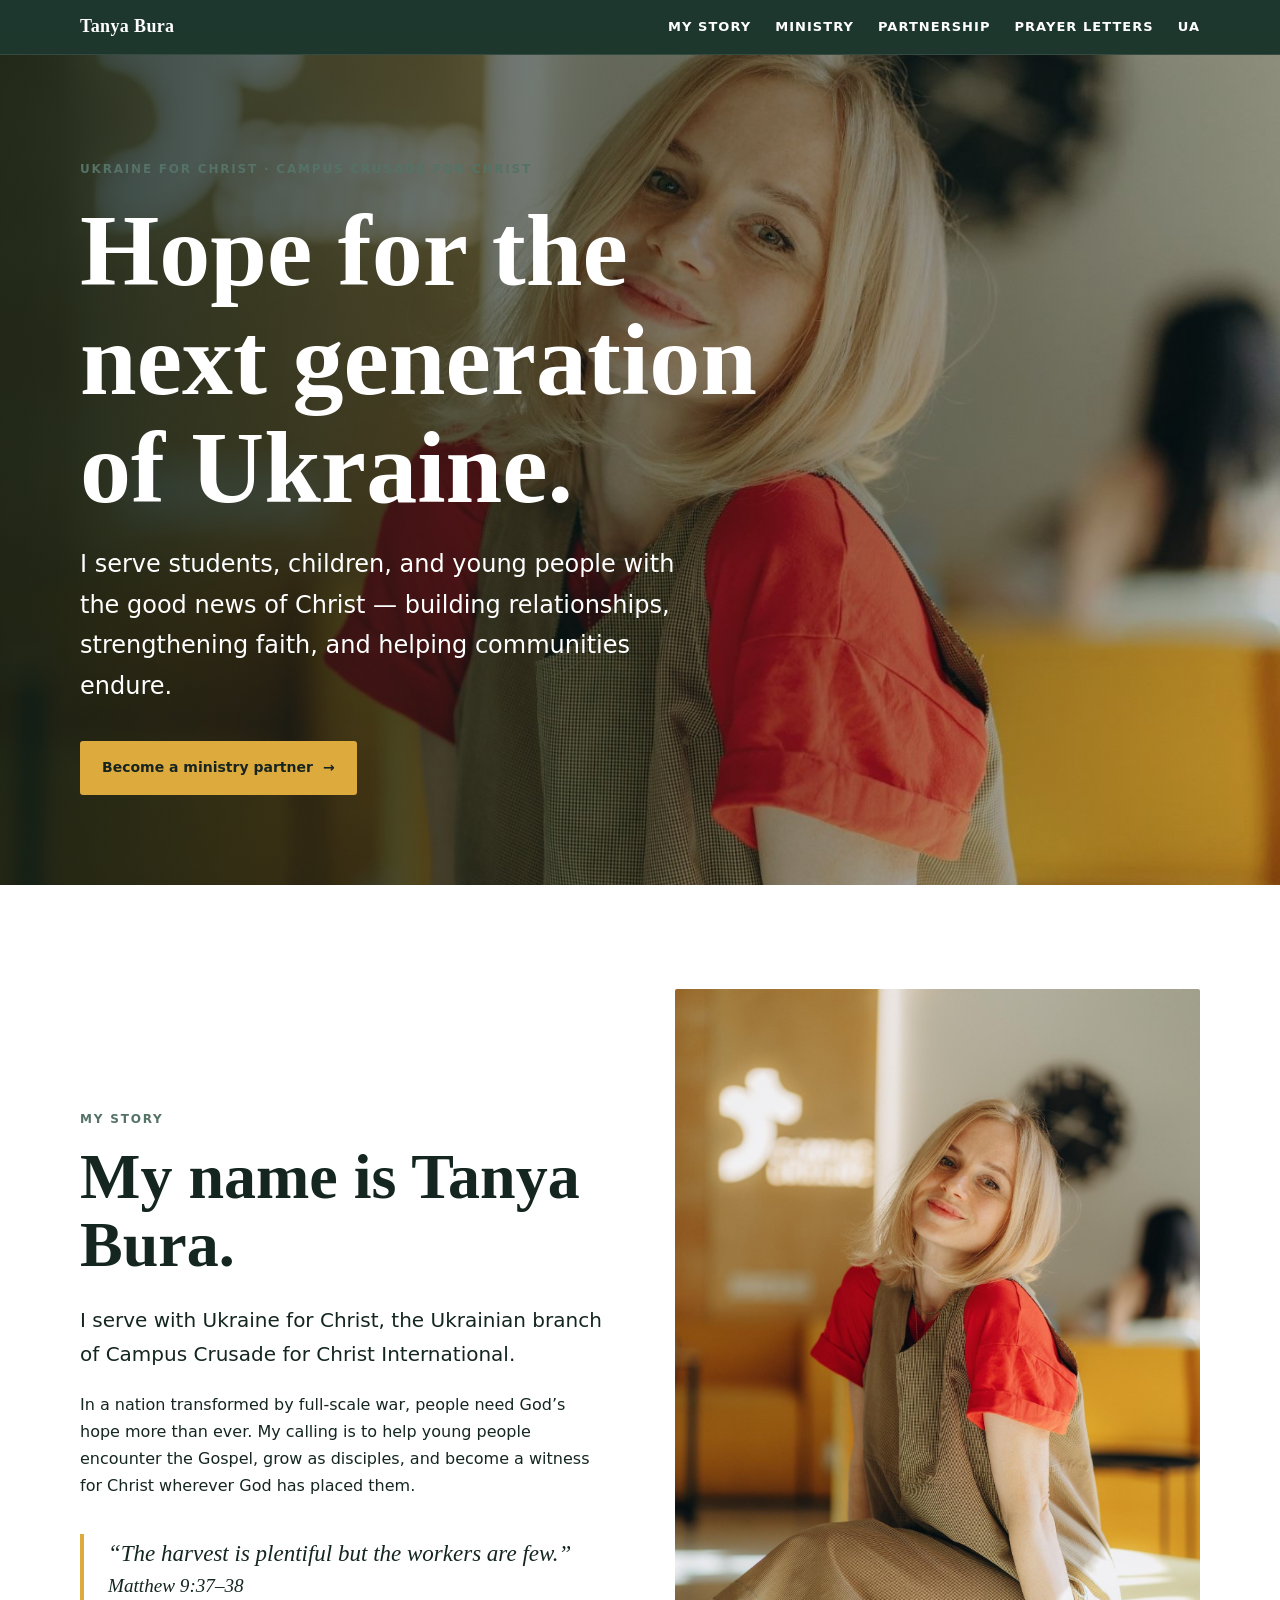
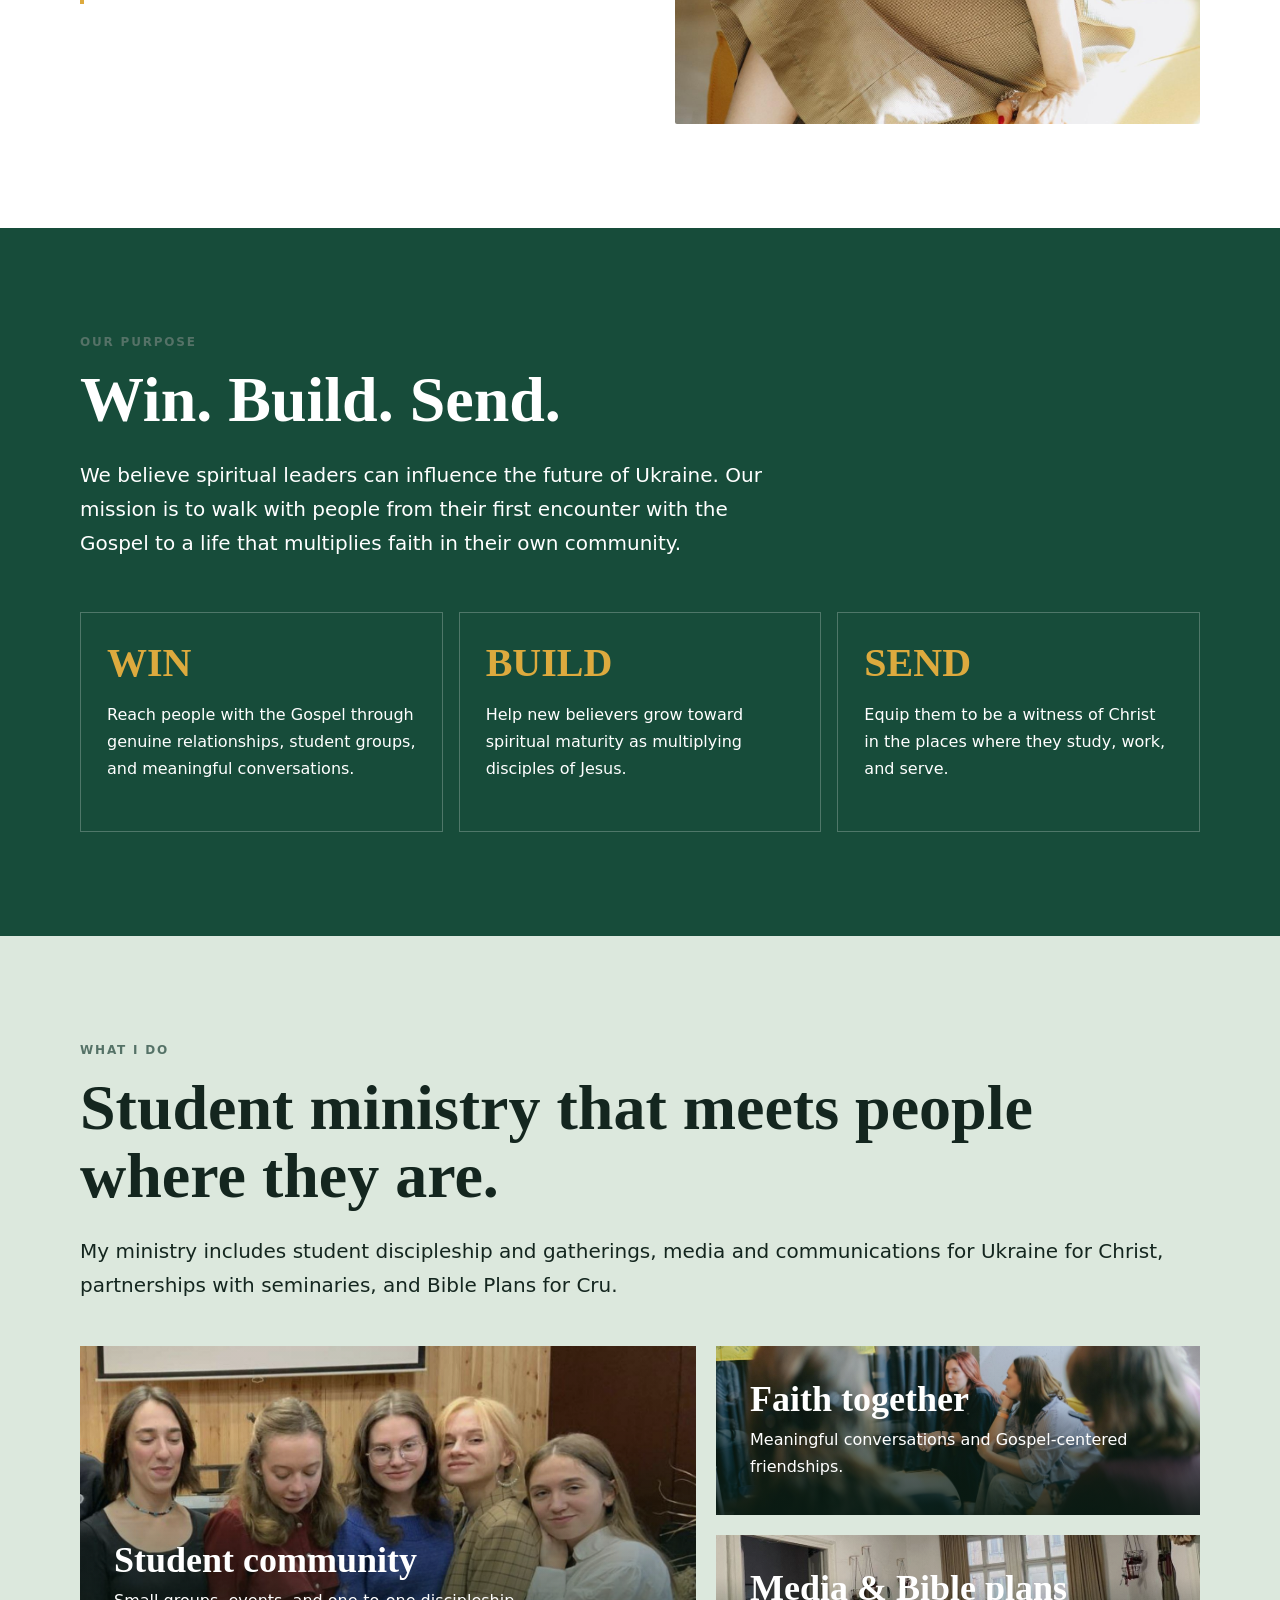
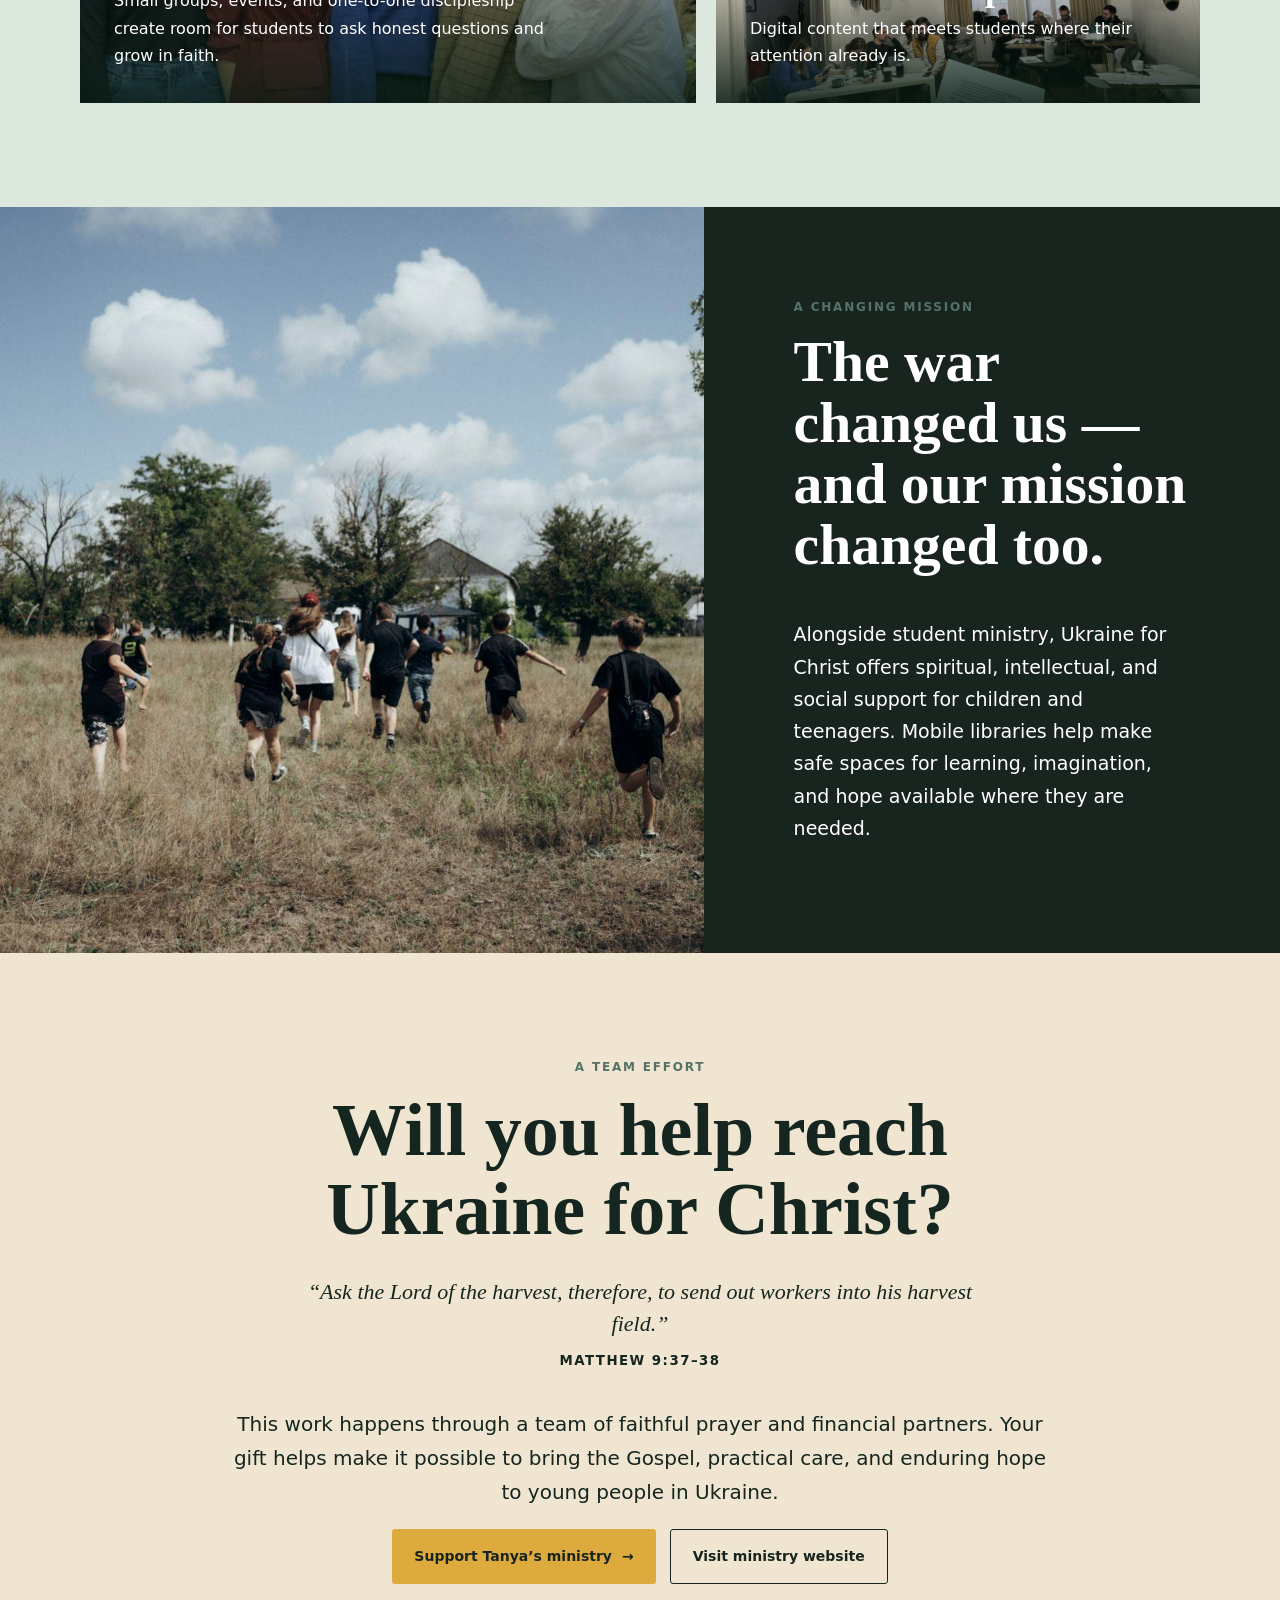
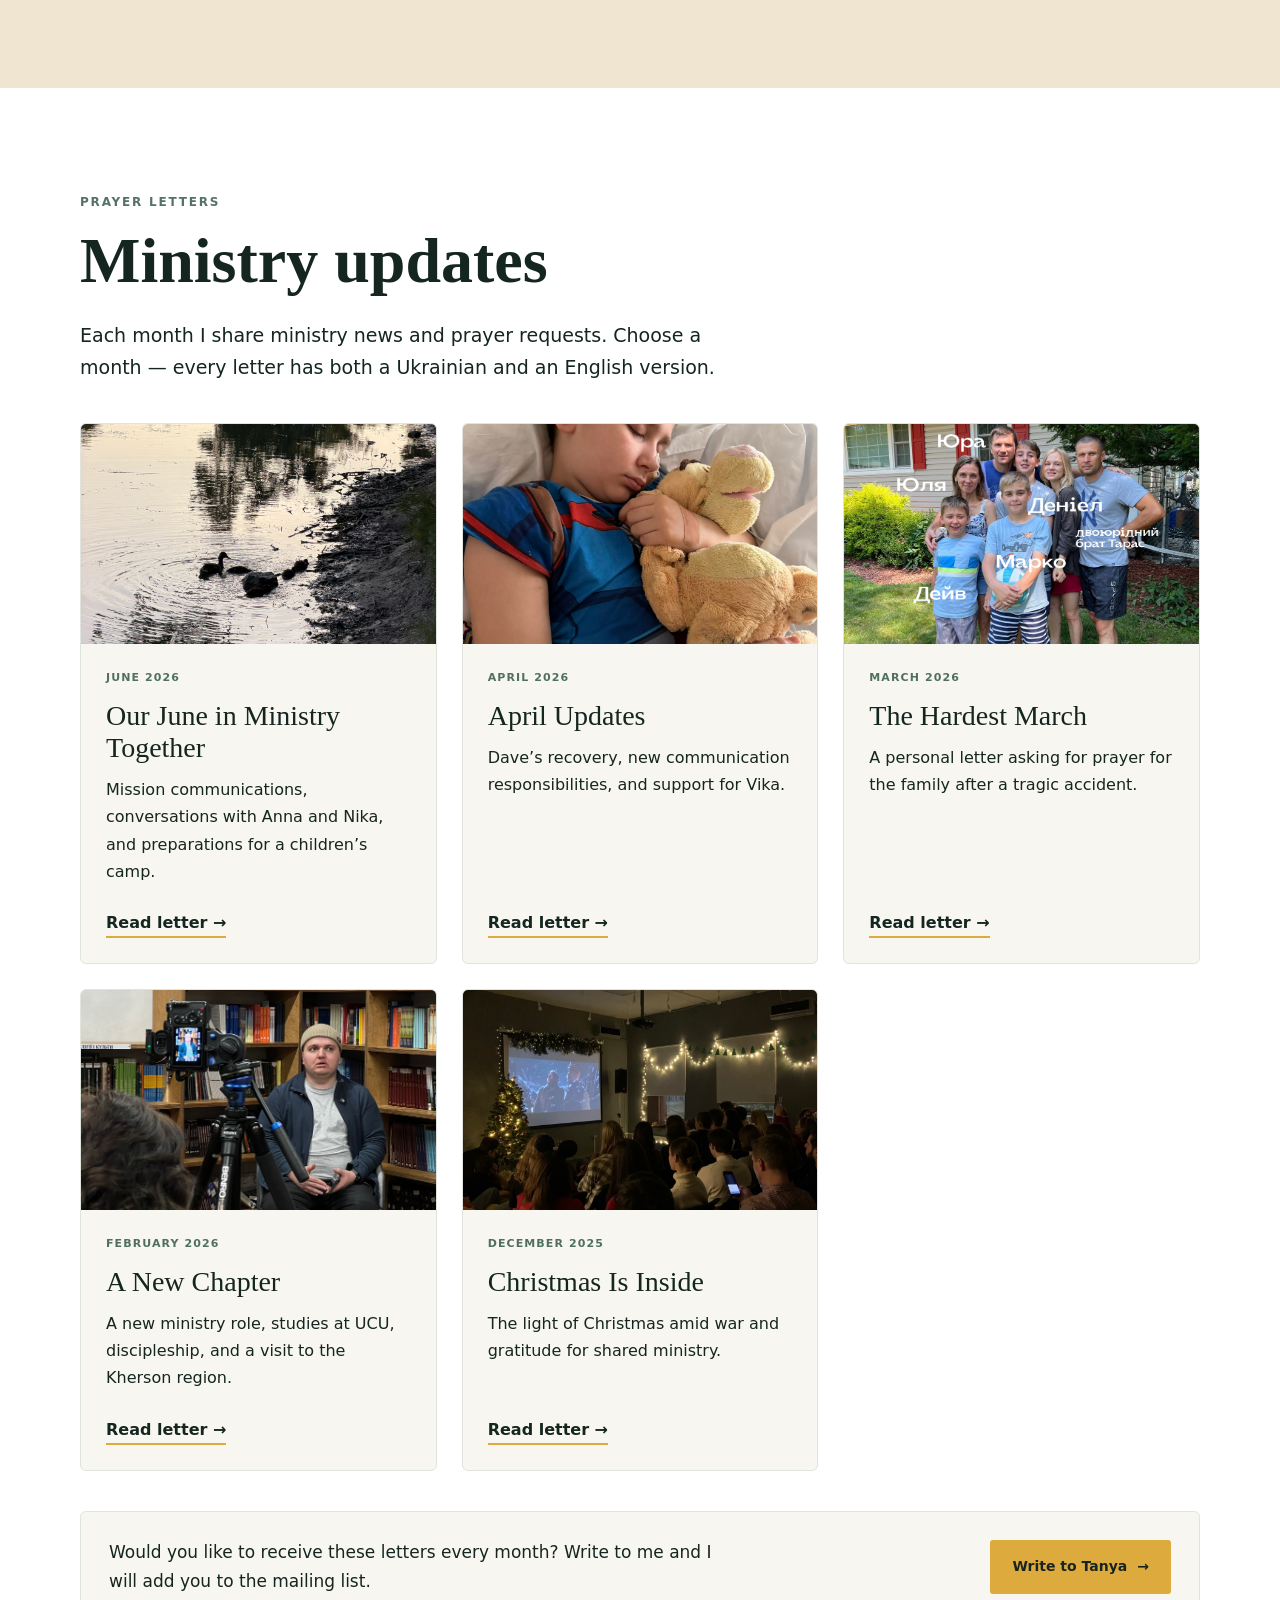
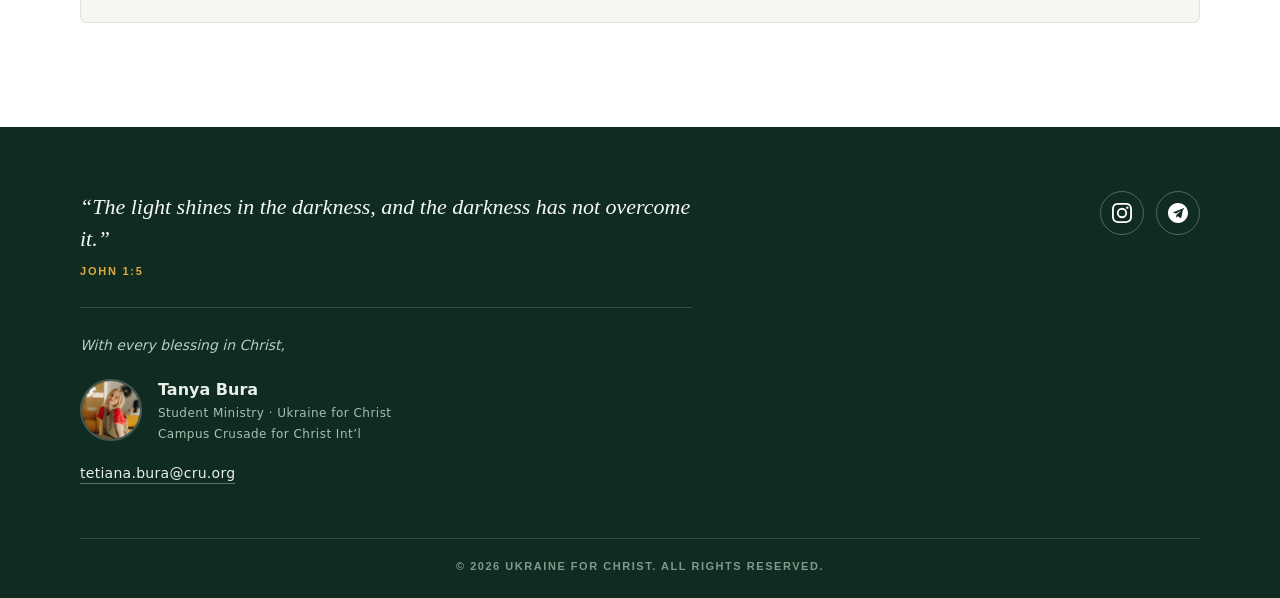
<file: index.html>
<!doctype html><html lang="uk"><head><meta charset="utf-8"><meta name="viewport" content="width=device-width,initial-scale=1"><title>Таня Бура</title></head><body><a href="tanya-bura-support.html">Відкрити сторінку / Open website</a><script>location.replace('tanya-bura-support.html'+location.search+location.hash);</script></body></html>
</file>
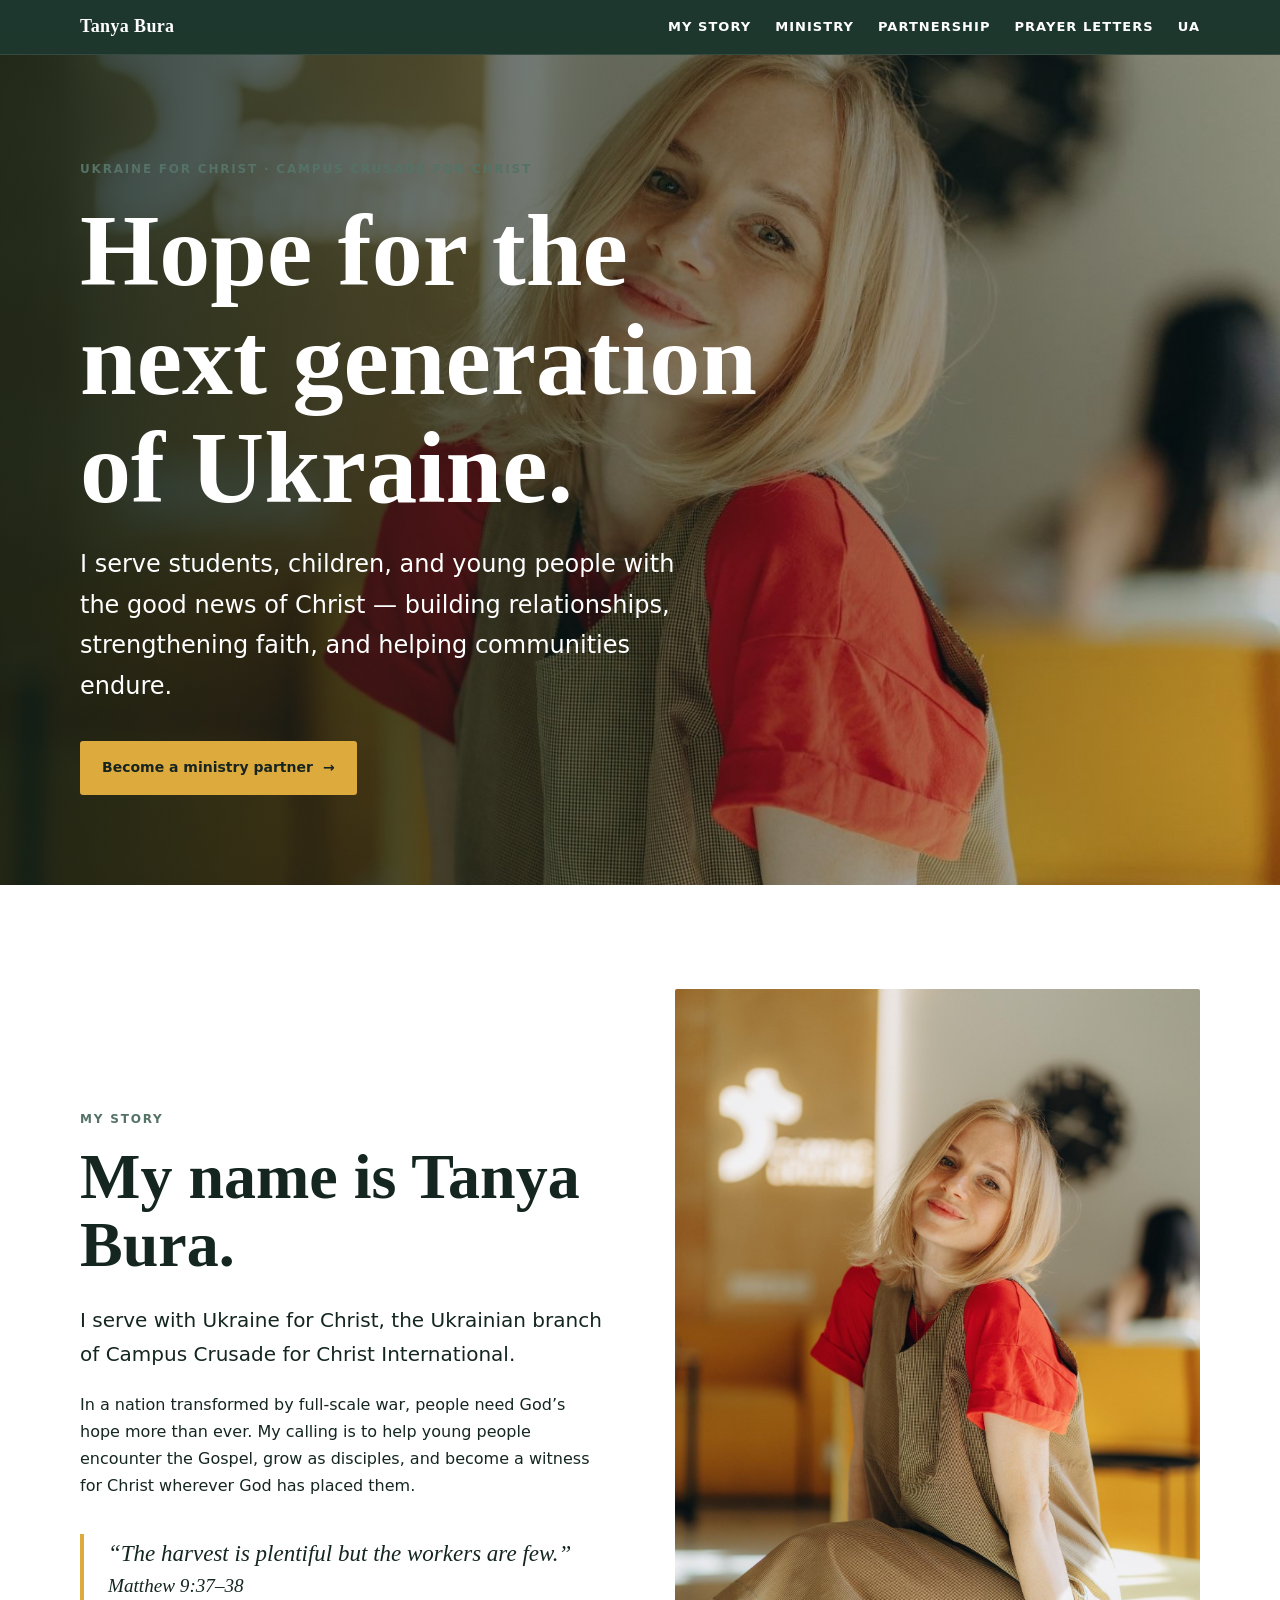
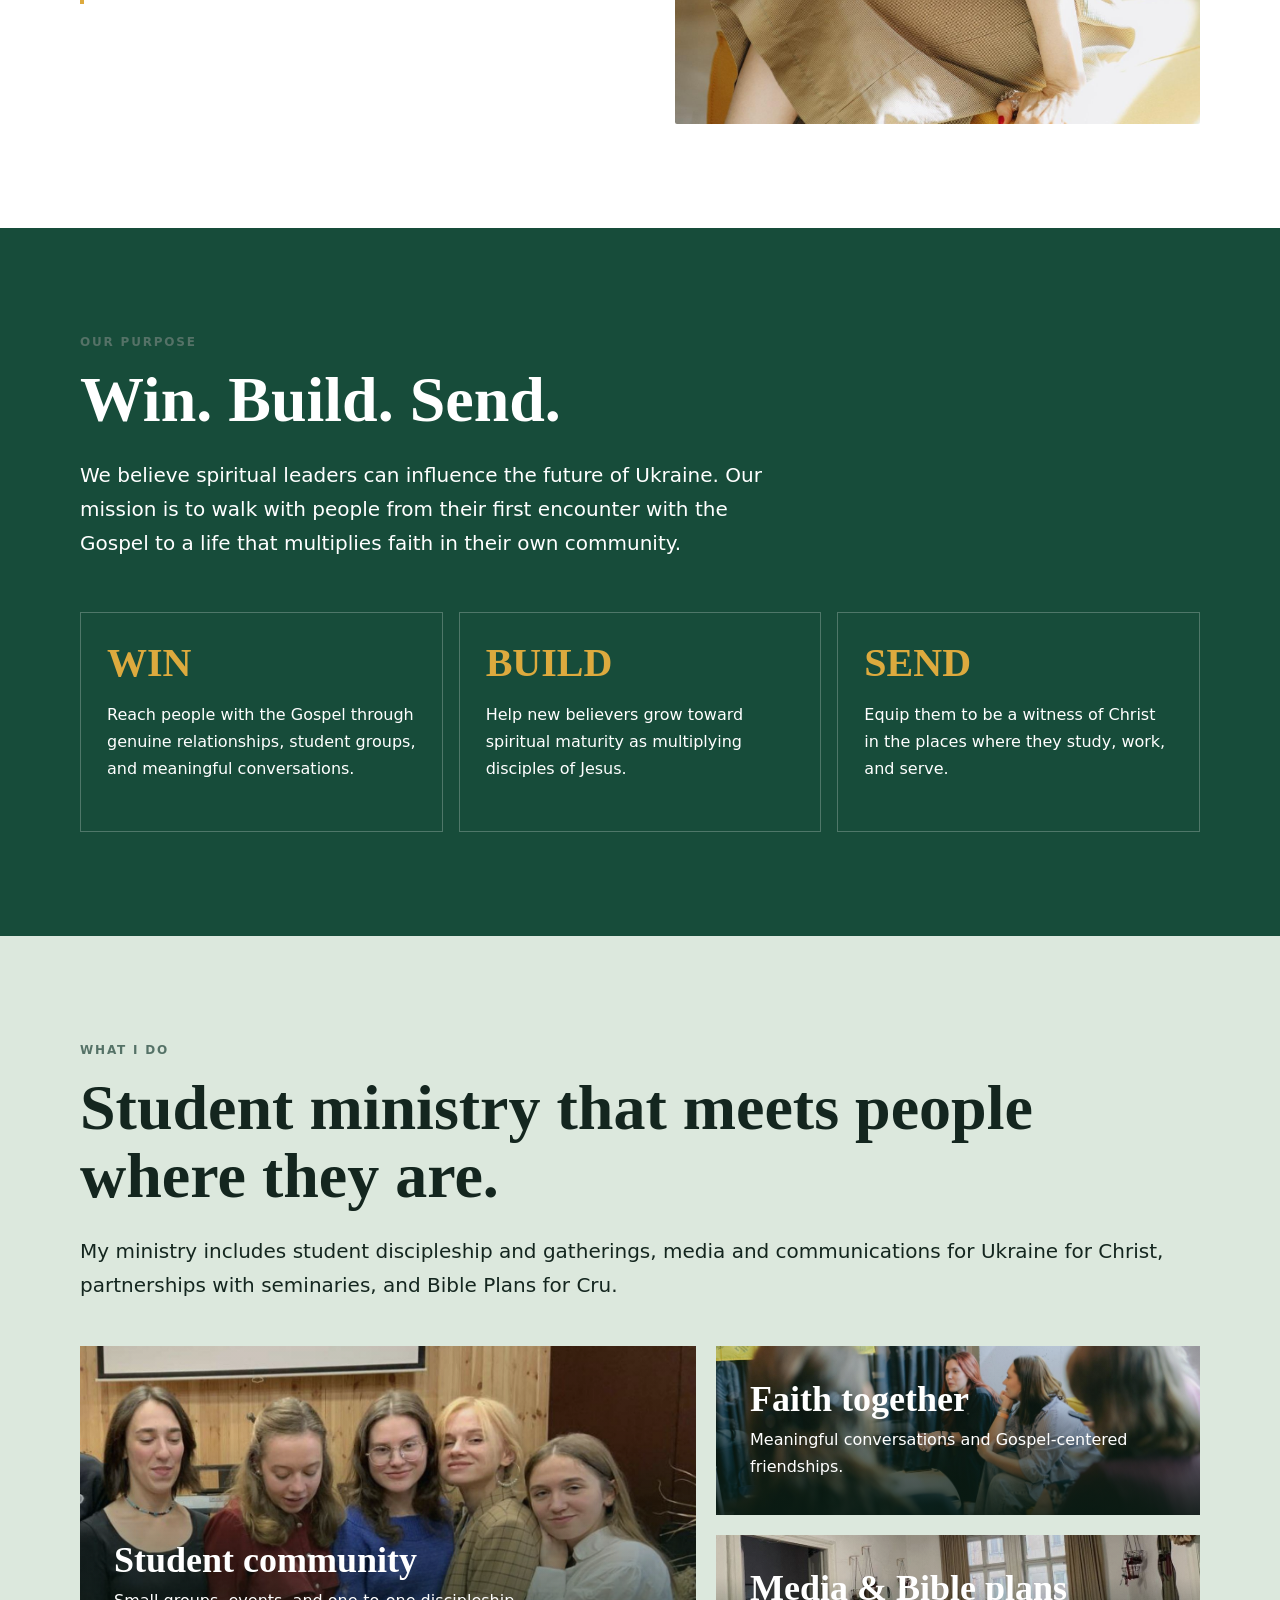
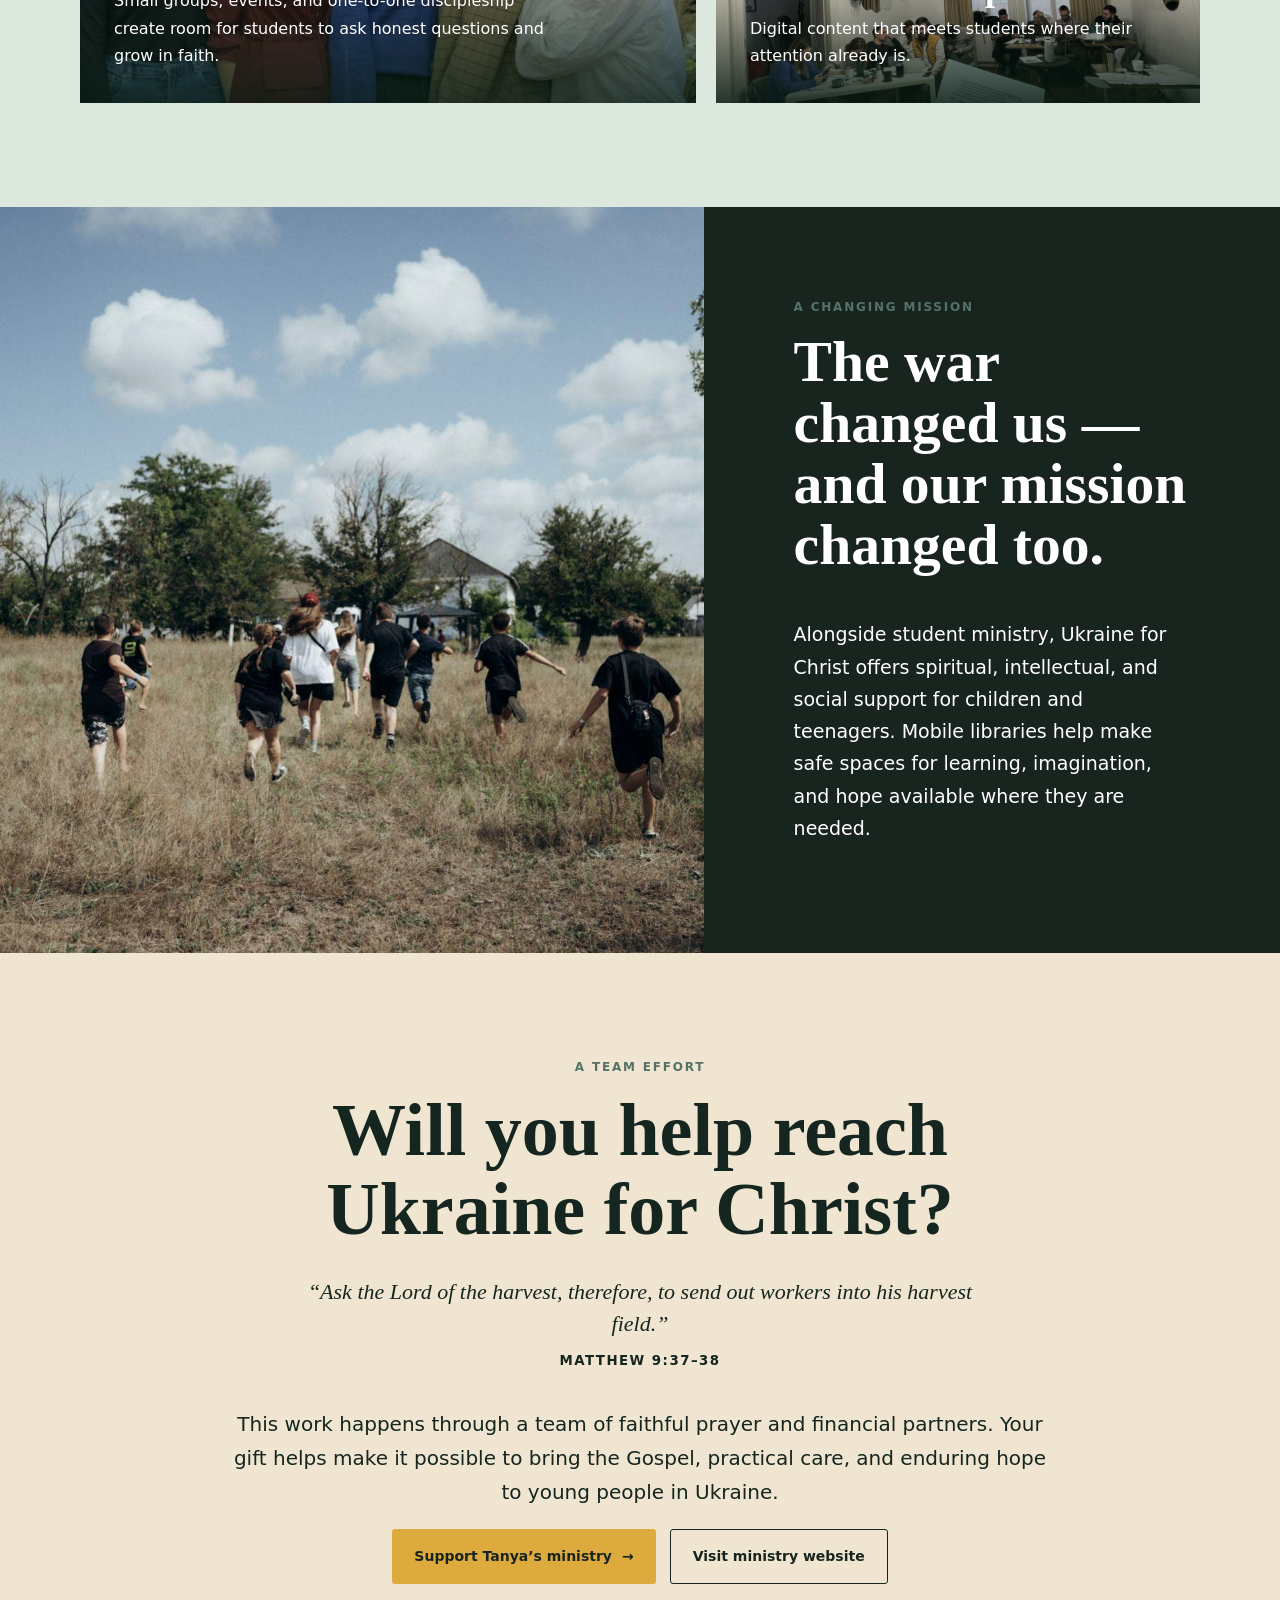
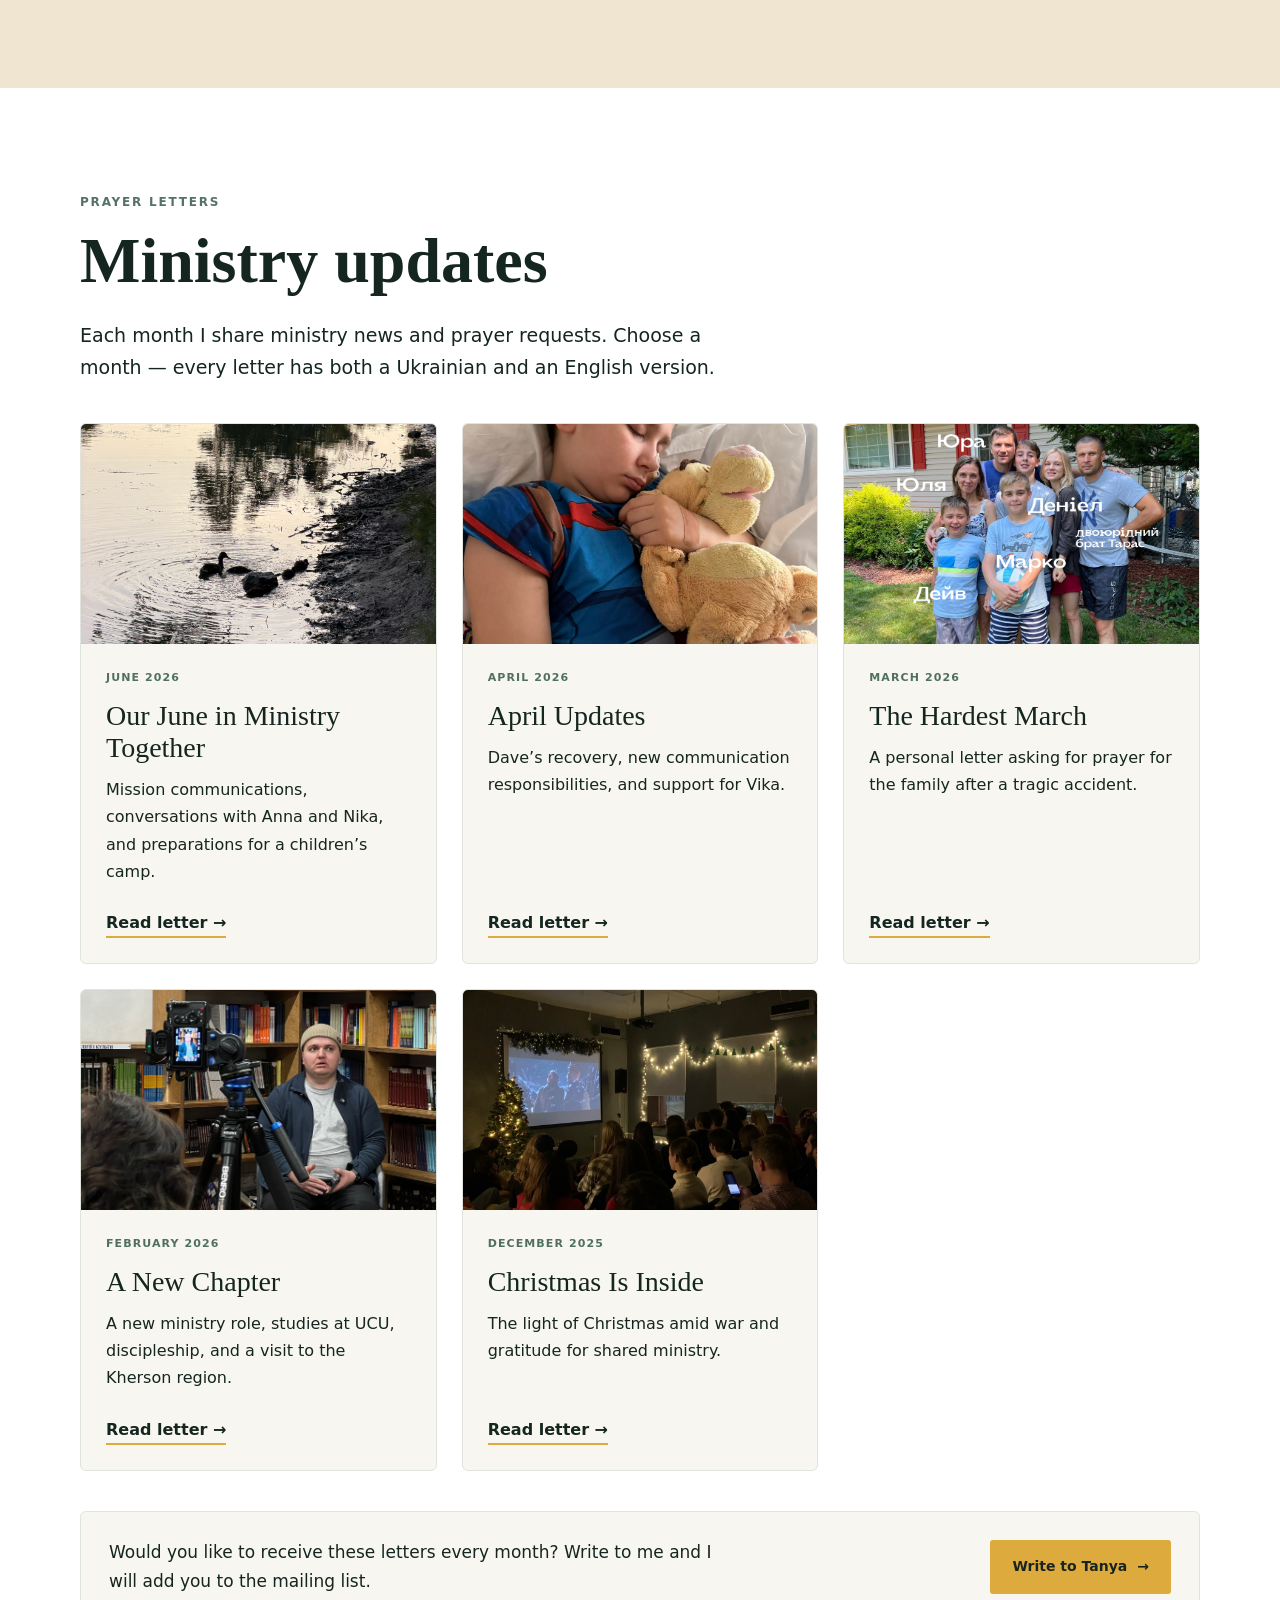
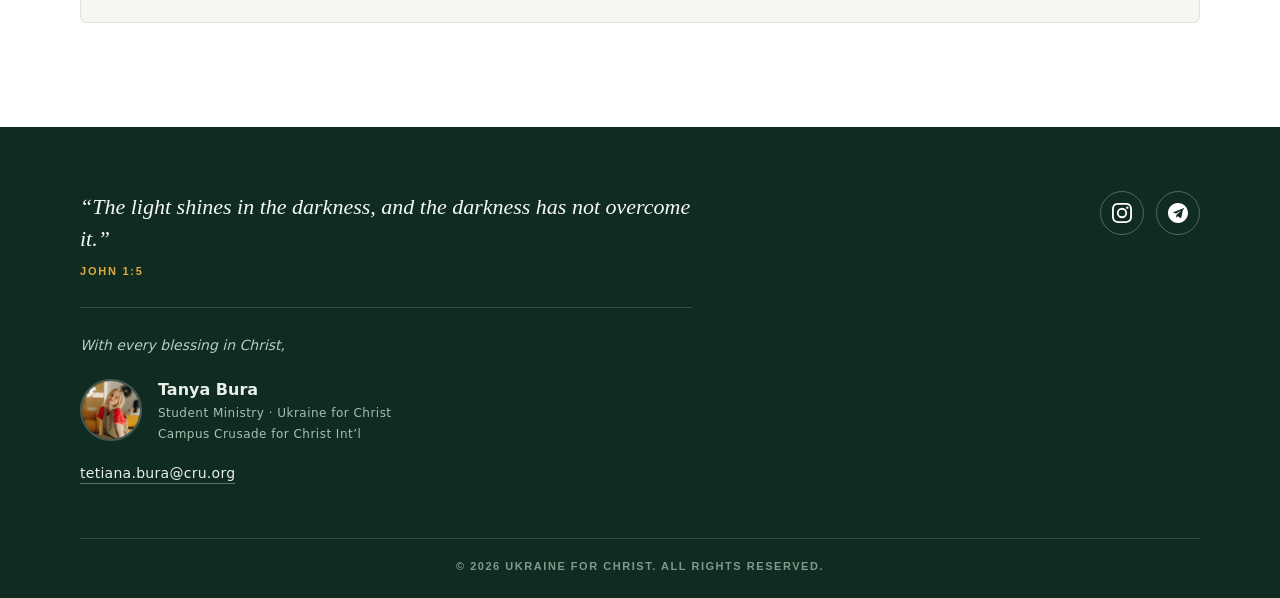
<file: tanya-bura-support.html>
<!doctype html>
<html lang="en">
<head>
  <meta charset="utf-8">
  <meta name="viewport" content="width=device-width, initial-scale=1">
  <meta name="description" content="Support Tanya Bura and student ministry in Ukraine.">
  <title>Tanya Bura | Student Ministry in Ukraine</title>
  <style>
    :root { --ink:#14261f; --paper:#f8f6f0; --forest:#174c3a; --sage:#dce8dd; --gold:#ddaa3e; --warm:#f0e5d0; }
    * { box-sizing:border-box; } html { scroll-behavior:smooth; } body { margin:0; color:var(--ink); background:var(--paper); font-family:Inter, ui-sans-serif,system-ui,-apple-system,BlinkMacSystemFont,"Segoe UI",sans-serif; line-height:1.55; }
    a { color:inherit; } .wrap { width:min(1120px, calc(100% - 40px)); margin:auto; }
    nav { position:sticky; top:0; z-index:20; color:white; padding:16px 0; background:rgba(16,43,33,.94); -webkit-backdrop-filter:blur(10px); backdrop-filter:blur(10px); border-bottom:1px solid rgba(255,255,255,.10); } nav .wrap { display:flex; justify-content:space-between; align-items:center; gap:24px; } .brand { font:700 18px/1.1 Georgia,serif; letter-spacing:.02em; text-decoration:none; } nav ul { display:flex; list-style:none; gap:24px; margin:0; padding:0; font-size:13px; font-weight:700; letter-spacing:.08em; } nav a { text-decoration:none; }
    .hero { min-height:640px; color:white; display:grid; align-items:end; position:relative; overflow:hidden; background:#173e31; } .hero:before { content:""; position:absolute; inset:0; background:linear-gradient(90deg,rgba(10,28,21,.82) 3%,rgba(10,28,21,.45) 53%,rgba(10,28,21,.12)),url('portrait.jpg') 69% 30%/cover no-repeat; transform:scale(1.02); } .hero .wrap { position:relative; padding:104px 0 90px; max-width:1120px; width:min(1120px, calc(100% - 40px)); } .eyebrow { color:var(--gold); font-size:12px; font-weight:800; letter-spacing:.16em; text-transform:uppercase; } h1,h2,h3 { font-family:Georgia,"Times New Roman",serif; line-height:1.06; margin:0; } h1 { font-size:clamp(54px,8vw,102px); max-width:760px; margin:18px 0 22px; } .hero p { font-size:clamp(18px,2vw,24px); max-width:600px; margin:0 0 34px; } .button { display:inline-flex; align-items:center; gap:10px; background:var(--gold); color:#18251f; padding:15px 22px; text-decoration:none; font-size:14px; font-weight:800; border-radius:3px; transition:.2s; } .button:hover { background:#f3c45b; transform:translateY(-2px); }
    section { padding:104px 0; } .intro { background:#fff; } .two-col { display:grid; grid-template-columns:1fr 1fr; gap:70px; align-items:center; } h2 { font-size:clamp(39px,5vw,64px); margin:14px 0 24px; } .lead { font-size:20px; } .portrait { width:100%; min-height:480px; object-fit:cover; object-position:center; border-radius:2px; } .quote { border-left:4px solid var(--gold); padding:4px 0 4px 24px; margin-top:34px; font:italic 23px/1.35 Georgia,serif; }
    .vision { color:white; background:var(--forest); } .vision .intro-copy { max-width:720px; font-size:20px; margin-bottom:52px; } .cards { display:grid; grid-template-columns:repeat(3,1fr); gap:16px; } .card { border:1px solid rgba(255,255,255,.24); padding:30px 26px; min-height:220px; } .card b { display:block; color:var(--gold); font:700 40px/1 Georgia,serif; margin-bottom:18px; } .card p { margin:0; }
    .ministry { background:var(--sage); } .tiles { display:grid; grid-template-columns:1.12fr .88fr; gap:20px; margin-top:44px; } .tile { position:relative; min-height:350px; overflow:hidden; background:#274e40; color:white; padding:34px; display:flex; align-items:end; } .tile:before { content:""; position:absolute; inset:0; background:linear-gradient(0deg,rgba(8,27,19,.83),rgba(8,27,19,.05) 75%),var(--photo) center/cover; transition:transform .45s; } .tile:hover:before { transform:scale(1.04); } .tile > div { position:relative; } .tile h3 { font-size:36px; margin-bottom:8px; } .tile p { margin:0; max-width:430px; } .tile.small { min-height:165px; } .side-tiles { display:grid; gap:20px; }
    .war { padding:0; background:#18251f; color:white; } .war-grid { display:grid; grid-template-columns:1.1fr .9fr; } .war img { width:100%; height:100%; min-height:450px; object-fit:cover; } .war .copy { padding:clamp(44px,7vw,104px); display:flex; flex-direction:column; justify-content:center; } .war h2 { font-size:clamp(36px,4.5vw,62px); } .war p { font-size:19px; }
    .partner { background:var(--warm); text-align:center; } .partner .content { max-width:820px; margin:auto; } .partner h2 { font-size:clamp(46px,6vw,74px); } .partner .verse { font:italic 22px/1.45 Georgia,serif; margin:28px auto 10px; max-width:710px; } .partner small { display:block; text-transform:uppercase; font-weight:800; letter-spacing:.11em; margin-bottom:34px; } .link-row { display:flex; gap:14px; justify-content:center; flex-wrap:wrap; } .button.outline { background:transparent; border:1px solid var(--ink); }
    .letters { background:#fff; } .letters .wrap { display:grid; grid-template-columns:1fr auto; gap:48px; align-items:center; } .letters p { max-width:650px; font-size:19px; margin:0; } .letters .button { white-space:nowrap; }
    footer { background:#102b21; color:#e8efe9; padding:64px 0 0; } footer a { color:white; } footer .foot-grid { display:grid; grid-template-columns:1.15fr .85fr; gap:56px; align-items:start; } footer .verse { font:italic 22px/1.45 Georgia,serif; color:#f4f8f4; margin:0; } footer .verse-ref { display:block; margin-top:12px; font:700 11px/1 Inter,sans-serif; letter-spacing:.16em; text-transform:uppercase; color:var(--gold); font-style:normal; } footer hr { border:0; border-top:1px solid rgba(255,255,255,.16); margin:30px 0 26px; } footer .regards { font-style:italic; font-size:14px; color:#b9ccc1; margin:0 0 18px; } footer .who { display:flex; align-items:center; gap:16px; } footer .who img { width:62px; height:62px; border-radius:50%; object-fit:cover; object-position:50% 22%; border:2px solid rgba(255,255,255,.22); } footer .who b { display:block; font-size:16px; } footer .who span { display:block; font-size:12px; color:#a8bfb2; letter-spacing:.04em; } footer .socials { display:flex; gap:12px; justify-content:flex-end; } footer .socials a { width:44px; height:44px; border:1px solid rgba(255,255,255,.28); border-radius:50%; display:flex; align-items:center; justify-content:center; transition:.2s; } footer .socials a:hover { background:var(--gold); border-color:var(--gold); color:#14261f; } footer .socials svg { width:20px; height:20px; fill:currentColor; } footer .legal { margin-top:52px; border-top:1px solid rgba(255,255,255,.14); padding:20px 0 24px; font:700 11px/1.4 Inter,sans-serif; letter-spacing:.14em; text-transform:uppercase; color:#7f9b8c; text-align:center; }
    @media (max-width:760px) { nav ul { display:flex; } nav li:not(:last-child) { display:none; } .hero { min-height:670px; } .hero:before { background:linear-gradient(0deg,rgba(10,28,21,.88) 0%,rgba(10,28,21,.1) 75%),url('portrait.jpg') 65% 15%/cover; } .two-col,.war-grid,.letters .wrap { grid-template-columns:1fr; gap:36px; } .two-col .portrait { min-height:360px; order:-1; } .cards,.tiles { grid-template-columns:1fr; } .side-tiles { grid-template-columns:1fr 1fr; } section { padding:70px 0; } .war .copy { padding:70px 20px; } .war img { min-height:290px; } footer .foot-grid { grid-template-columns:1fr; gap:34px; } footer .socials { justify-content:flex-start; } footer .verse { font-size:19px; } }
  
      footer .foot-contact{margin:18px 0 0;font-size:14px;letter-spacing:.02em}
      footer .foot-contact a{color:#e8efe9;text-decoration:none;border-bottom:1px solid rgba(255,255,255,.32);padding-bottom:2px}
      footer .foot-contact a:hover{color:var(--gold);border-color:var(--gold)}
    </style>
<link rel="stylesheet" href="letters.css">
</head>
<body>
  <nav><div class="wrap"><a class="brand" href="#top">Tanya Bura</a><ul><li><a href="#story">MY STORY</a></li><li><a href="#ministry">MINISTRY</a></li><li><a href="#partnership">PARTNERSHIP</a></li><li><a href="#newsletters">PRAYER LETTERS</a></li><li><a id="lang-toggle" href="?lang=uk">UA</a></li></ul></div></nav>
  <main id="top">
    <header class="hero"><div class="wrap"><div class="eyebrow">Ukraine for Christ · Campus Crusade for Christ</div><h1>Hope for the next generation of Ukraine.</h1><p>I serve students, children, and young people with the good news of Christ — building relationships, strengthening faith, and helping communities endure.</p><a class="button" href="#partnership">Become a ministry partner <span aria-hidden="true">→</span></a></div></header>

    <section class="intro" id="story"><div class="wrap two-col"><div><div class="eyebrow">My story</div><h2>My name is Tanya Bura.</h2><p class="lead">I serve with Ukraine for Christ, the Ukrainian branch of Campus Crusade for Christ International.</p><p>In a nation transformed by full-scale war, people need God’s hope more than ever. My calling is to help young people encounter the Gospel, grow as disciples, and become a witness for Christ wherever God has placed them.</p><div class="quote">“The harvest is plentiful but the workers are few.”<br><small>Matthew 9:37–38</small></div></div><img class="portrait" src="portrait.jpg" alt="Tanya Bura"></div></section>

    <section class="vision"><div class="wrap"><div class="eyebrow">Our purpose</div><h2>Win. Build. Send.</h2><p class="intro-copy">We believe spiritual leaders can influence the future of Ukraine. Our mission is to walk with people from their first encounter with the Gospel to a life that multiplies faith in their own community.</p><div class="cards"><article class="card"><b>WIN</b><p>Reach people with the Gospel through genuine relationships, student groups, and meaningful conversations.</p></article><article class="card"><b>BUILD</b><p>Help new believers grow toward spiritual maturity as multiplying disciples of Jesus.</p></article><article class="card"><b>SEND</b><p>Equip them to be a witness of Christ in the places where they study, work, and serve.</p></article></div></div></section>

    <section class="ministry" id="ministry"><div class="wrap"><div class="eyebrow">What I do</div><h2>Student ministry that meets people where they are.</h2><p class="lead">My ministry includes student discipleship and gatherings, media and communications for Ukraine for Christ, partnerships with seminaries, and Bible Plans for Cru.</p><div class="tiles"><article class="tile" style="--photo:url('students.jpg')"><div><h3>Student community</h3><p>Small groups, events, and one-to-one discipleship create room for students to ask honest questions and grow in faith.</p></div></article><div class="side-tiles"><article class="tile small" style="--photo:url('groups.jpg')"><div><h3>Faith together</h3><p>Meaningful conversations and Gospel-centered friendships.</p></div></article><article class="tile small" style="--photo:url('media.jpg')"><div><h3>Media &amp; Bible plans</h3><p>Digital content that meets students where their attention already is.</p></div></article></div></div></div></section>

    <section class="war"><div class="war-grid"><img src="children.jpg" alt="Children taking part in a ministry activity"><div class="copy"><div class="eyebrow">A changing mission</div><h2>The war changed us — and our mission changed too.</h2><p>Alongside student ministry, Ukraine for Christ offers spiritual, intellectual, and social support for children and teenagers. Mobile libraries help make safe spaces for learning, imagination, and hope available where they are needed.</p></div></div></section>

    <section class="partner" id="partnership"><div class="wrap content"><div class="eyebrow">A team effort</div><h2>Will you help reach Ukraine for Christ?</h2><p class="verse">“Ask the Lord of the harvest, therefore, to send out workers into his harvest field.”</p><small>Matthew 9:37–38</small><p class="lead">This work happens through a team of faithful prayer and financial partners. Your gift helps make it possible to bring the Gospel, practical care, and enduring hope to young people in Ukraine.</p><div class="link-row"><a class="button" href="https://give.cru.org/0894319" target="_blank" rel="noopener">Support Tanya’s ministry <span aria-hidden="true">→</span></a><a class="button outline" href="https://sites.google.com/view/tb-student-ministry" target="_blank" rel="noopener">Visit ministry website</a></div></div></section>
    <section class="letters" id="newsletters"><div class="wrap" id="letters-content"></div></section>
  </main>
  <footer><div class="wrap"><div class="foot-grid"><div><p class="verse">“The light shines in the darkness, and the darkness has not overcome it.”<em class="verse-ref">John 1:5</em></p><hr><p class="regards">With every blessing in Christ,</p><div class="who"><img src="portrait.jpg" alt="Tanya Bura"><div><b>Tanya Bura</b><span>Student Ministry · Ukraine for Christ</span><span>Campus Crusade for Christ Int’l</span></div></div><p class="foot-contact"><a href="mailto:tetiana.bura@cru.org">tetiana.bura@cru.org</a></p></div><div class="socials"><a href="https://www.instagram.com/burushcka/" target="_blank" rel="noopener" aria-label="Instagram"><svg viewBox="0 0 24 24" aria-hidden="true"><path d="M12 2.163c3.204 0 3.584.012 4.85.07 3.252.148 4.771 1.691 4.919 4.919.058 1.265.069 1.645.069 4.849 0 3.205-.012 3.584-.069 4.849-.149 3.225-1.664 4.771-4.919 4.919-1.266.058-1.644.07-4.85.07-3.204 0-3.584-.012-4.849-.07-3.26-.149-4.771-1.699-4.919-4.92-.058-1.265-.07-1.644-.07-4.849 0-3.204.013-3.583.07-4.849.149-3.227 1.664-4.771 4.919-4.919 1.266-.057 1.645-.069 4.849-.069zM12 0C8.741 0 8.333.014 7.053.072 2.695.272.273 2.69.073 7.051.014 8.333 0 8.741 0 12c0 3.259.014 3.668.072 4.948.2 4.358 2.618 6.78 6.98 6.98 1.281.058 1.689.072 4.948.072 3.259 0 3.668-.014 4.948-.072 4.354-.2 6.782-2.618 6.979-6.98.059-1.28.073-1.689.073-4.948 0-3.259-.014-3.667-.072-4.947-.196-4.354-2.617-6.78-6.979-6.98C15.668.014 15.259 0 12 0zm0 5.838a6.162 6.162 0 100 12.324 6.162 6.162 0 000-12.324zM12 16a4 4 0 110-8 4 4 0 010 8zm6.406-11.845a1.44 1.44 0 100 2.881 1.44 1.44 0 000-2.881z"/></svg></a><a href="https://t.me/burushcka" target="_blank" rel="noopener" aria-label="Telegram"><svg viewBox="0 0 24 24" aria-hidden="true"><path d="M12 0C5.373 0 0 5.373 0 12s5.373 12 12 12 12-5.373 12-12S18.627 0 12 0zm5.894 8.221l-1.97 9.28c-.145.658-.537.818-1.084.508l-3-2.21-1.446 1.394c-.16.16-.294.294-.602.294l.213-3.053 5.56-5.017c.24-.213-.054-.33-.374-.117L9.704 12.56l-2.96-.924c-.643-.201-.655-.643.134-.951l11.57-4.46c.537-.201 1.006.131.83.996z"/></svg></a></div></div><div class="legal">© 2026 Ukraine for Christ. All rights reserved.</div></div></footer>
  <script>
    (() => {
      if (new URLSearchParams(location.search).get('lang') !== 'uk') return;
      document.documentElement.lang = 'uk';
      document.title = 'Таня Бура | Студентське служіння в Україні';
      document.querySelector('meta[name="description"]').content = 'Підтримайте служіння Тані Бури серед студентів в Україні.';
      document.getElementById('lang-toggle').textContent = 'EN';
      document.getElementById('lang-toggle').href = location.pathname + '?lang=en' + location.hash;
      const t = new Map([
        ['My story','МІЙ ШЛЯХ'], ['Tanya Bura','Таня Бура'], ['Ukraine for Christ · Campus Crusade for Christ','УКРАЇНА ДЛЯ ХРИСТА · CAMPUS CRUSADE FOR CHRIST'], ['My story','МІЙ ШЛЯХ'], ['Tanya Bura','Таня Бура'], ['Ukraine for Christ · Campus Crusade for Christ','УКРАЇНА ДЛЯ ХРИСТА · CAMPUS CRUSADE FOR CHRIST'], ['MY STORY','МІЙ ШЛЯХ'], ['“The light shines in the darkness, and the darkness has not overcome it.”','«Світло у темряві світить, і темрява не поглинула його.»'], ['John 1:5','Івана 1:5'], ['With every blessing in Christ,','З найкращими побажаннями у Христі,'], ['Student Ministry · Ukraine for Christ','Студентське служіння · «Україна для Христа»'], ['© 2026 Ukraine for Christ. All rights reserved.','© 2026 УКРАЇНА ДЛЯ ХРИСТА. ВСІ ПРАВА ЗАХИЩЕНІ.'], ['MINISTRY','СЛУЖІННЯ'], ['PARTNERSHIP','ПАРТНЕРСТВО'], ['PRAYER LETTERS','МОЛИТОВНІ ЛИСТИ'],
        ['UKRAINE FOR CHRIST · CAMPUS CRUSADE FOR CHRIST','УКРАЇНА ДЛЯ ХРИСТА · CAMPUS CRUSADE FOR CHRIST'],
        ['Hope for the next generation of Ukraine.','Надія для нового покоління України.'],
        ['I serve students, children, and young people with the good news of Christ — building relationships, strengthening faith, and helping communities endure.','Я служу студентам, дітям і молоді, несучи Добру Новину Христа — будую стосунки, зміцнюю віру та допомагаю громадам вистояти.'],
        ['Become a ministry partner','Стати партнером служіння'], ['My name is Tanya Bura.','Мене звати Таня Бура.'],
        ['I serve with Ukraine for Christ, the Ukrainian branch of Campus Crusade for Christ International.','Я служу в місії «Україна для Христа» — українському представництві Campus Crusade for Christ International.'],
        ['In a nation transformed by full-scale war, people need God’s hope more than ever. My calling is to help young people encounter the Gospel, grow as disciples, and become a witness for Christ wherever God has placed them.','У країні, яку змінила повномасштабна війна, люди як ніколи потребують Божої надії. Моє покликання — допомагати молодим людям зустрітися з Євангелієм, зростати як учням Христа й бути Його свідками там, куди їх поставив Бог.'],
        ['“The harvest is plentiful but the workers are few.”','«Жниво справді велике, а робітників мало».'], ['Matthew 9:37–38','Матвія 9:37–38'],
        ['Our purpose','НАША МЕТА'], ['Win. Build. Send.','Завойовувати. Будувати. Посилати.'],
        ['We believe spiritual leaders can influence the future of Ukraine. Our mission is to walk with people from their first encounter with the Gospel to a life that multiplies faith in their own community.','Ми віримо, що духовні лідери здатні впливати на майбутнє України. Наша місія — іти поруч із людьми від їхньої першої зустрічі з Євангелієм до життя, що примножує віру у власній спільноті.'],
        ['Reach people with the Gospel through genuine relationships, student groups, and meaningful conversations.','Доносити Євангеліє через щирі стосунки, студентські групи та важливі розмови.'],
        ['Help new believers grow toward spiritual maturity as multiplying disciples of Jesus.','Допомагати новим віруючим зростати до духовної зрілості як учням Ісуса, які примножують учнів.'],
        ['Equip them to be a witness of Christ in the places where they study, work, and serve.','Споряджати їх бути свідками Христа там, де вони навчаються, працюють і служать.'],
        ['What I do','ЩО Я РОБЛЮ'], ['Student ministry that meets people where they are.','Студентське служіння, що йде назустріч людям там, де вони є.'],
        ['My ministry includes student discipleship and gatherings, media and communications for Ukraine for Christ, partnerships with seminaries, and Bible Plans for Cru.','Моє служіння охоплює учнівство та зустрічі зі студентами, медіа й комунікації для «України для Христа», партнерство із семінаріями та біблійні плани Cru.'],
        ['Student community','Студентська спільнота'], ['Small groups, events, and one-to-one discipleship create room for students to ask honest questions and grow in faith.','Малі групи, події та особисте учнівство дають студентам простір ставити чесні запитання й зростати у вірі.'],
        ['Faith together','Віра разом'], ['Meaningful conversations and Gospel-centered friendships.','Змістовні розмови й дружба, в центрі якої Євангеліє.'],
        ['Media & Bible plans','Медіа та біблійні плани'], ['Digital content that meets students where their attention already is.','Цифровий контент, який зустрічає студентів там, де вже є їхня увага.'],
        ['A changing mission','МІСІЯ, ЯКА ЗМІНЮЄТЬСЯ'], ['The war changed us — and our mission changed too.','Війна змінила нас — і змінила нашу місію.'],
        ['Alongside student ministry, Ukraine for Christ offers spiritual, intellectual, and social support for children and teenagers. Mobile libraries help make safe spaces for learning, imagination, and hope available where they are needed.','Поряд зі студентським служінням «Україна для Христа» надає духовну, інтелектуальну й соціальну підтримку дітям та підліткам. Мобільні бібліотеки створюють безпечний простір для навчання, уяви й надії там, де він найбільше потрібен.'],
        ['A team effort','СПІЛЬНА СПРАВА'], ['Will you help reach Ukraine for Christ?','Чи допоможете ви досягати України для Христа?'],
        ['“Ask the Lord of the harvest, therefore, to send out workers into his harvest field.”','«Тож благайте Господаря жнива, щоб на жниво Своє Він робітників вислав».'], ['MATTHEW 9:37–38','МАТВІЯ 9:37–38'],
        ['This work happens through a team of faithful prayer and financial partners. Your gift helps make it possible to bring the Gospel, practical care, and enduring hope to young people in Ukraine.','Це служіння можливе завдяки команді вірних молитовних та фінансових партнерів. Ваша пожертва допомагає нести Євангеліє, практичну турботу й незгасну надію молодим людям в Україні.'],
        ['Support Tanya’s ministry','Підтримати служіння Тані'], ['Visit ministry website','Відвідати сайт служіння'],
        ['Stay connected','БУДЬМО НА ЗВ’ЯЗКУ'], ['Prayer letters','Молитовні листи'], ['Read Tanya’s ministry updates, stories, and prayer needs — and join her in prayer for students, children, and communities across Ukraine.','Читайте оновлення служіння Тані, історії та молитовні потреби — і моліться разом із нею за студентів, дітей та громади по всій Україні.'], ['Open prayer letters','Відкрити молитовні листи'],
        ['Student Ministry in Ukraine · Ukraine for Christ','Студентське служіння в Україні · Україна для Христа']
      ]);
      const walker = document.createTreeWalker(document.body, NodeFilter.SHOW_TEXT);
      const nodes = []; while (walker.nextNode()) nodes.push(walker.currentNode);
      nodes.forEach(node => { const value = node.nodeValue.trim(); if (t.has(value)) node.nodeValue = node.nodeValue.replace(value, t.get(value)); });
      document.querySelectorAll('img[alt="Tanya Bura"]').forEach(img => img.alt = 'Таня Бура');
      document.querySelectorAll('img[alt="Children taking part in a ministry activity"]').forEach(img => img.alt = 'Діти беруть участь у служінні');
    })();
  </script>
<script src="letters.js"></script>
</body>
</html>
</file>
<file: letters.css>
*{box-sizing:border-box}body{margin:0;background:#f8f6f0;color:#14261f;font-family:system-ui,-apple-system,sans-serif;line-height:1.7}a{color:inherit}button{font:inherit;cursor:pointer}a:focus-visible,button:focus-visible{outline:3px solid #ddaa3e;outline-offset:5px}[hidden]{display:none!important}.topbar{position:sticky;top:0;z-index:20;background:#174c3a;color:white;padding:18px max(20px,calc((100% - 1080px)/2));display:flex;justify-content:space-between;align-items:center;gap:20px}.topbar a{text-decoration:none}.languages{display:flex;gap:5px}.languages button{border:1px solid #ffffff66;background:transparent;color:white;padding:7px 14px;border-radius:30px}.languages button[aria-pressed=true]{background:#ddaa3e;color:#14261f;border-color:#ddaa3e}.letter-head{max-width:850px;margin:64px auto 40px;padding:0 24px}.letter-head h1{font:clamp(36px,6vw,65px)/1.12 Georgia,serif;margin:16px 0 24px}.eyebrow{font-size:12px;text-transform:uppercase;font-weight:800;letter-spacing:.15em;color:#557267}.letter-head p{font-size:19px}.story{max-width:850px;margin:0 auto 60px;padding:0 24px}.text-block{max-width:700px;margin:30px auto}.text-block p{margin:0 0 1.1em}.text-block h1,.text-block h2,.text-block h3{font:32px/1.2 Georgia,serif}.text-block a{color:#174c3a;text-decoration-thickness:2px;text-underline-offset:3px}.story figure{margin:36px auto;text-align:center}.story img{max-width:100%;max-height:780px;object-fit:contain;border-radius:6px;display:block;margin:auto}.closing{padding:35px 24px;border-top:1px solid #d5ddd7;max-width:850px;margin:auto;display:flex;justify-content:space-between;gap:20px;flex-wrap:wrap}.archive-note{font-size:13px;color:#607167}.letters .wrap{display:block!important}.letters-grid{display:grid;grid-template-columns:repeat(3,minmax(0,1fr));gap:25px;margin:40px 0}.letter-card{background:#f8f6f0;border:1px solid #dfe5dc;border-radius:6px;overflow:hidden;display:flex;flex-direction:column}.letter-card img{width:100%;height:220px;object-fit:cover;display:block}.letter-card .card-copy{padding:25px;display:flex;flex-direction:column;align-items:start;flex:1}.letter-card h3{font:28px/1.15 Georgia,serif;margin:12px 0}.letters .letter-card p{font-size:16px;margin-bottom:24px}.letter-card .read{margin-top:auto;font-weight:750;text-decoration:none;border-bottom:2px solid #ddaa3e}.letter-month{font-size:11px;font-weight:800;letter-spacing:.1em;color:#50705d;text-transform:uppercase}.letter-card .cover-link{display:block}.archive-link{display:inline-block;margin-top:15px}.letter-card:hover{border-color:#739180}.letter-card a:hover{color:#287758}@media(max-width:800px){.letters-grid{grid-template-columns:repeat(2,minmax(0,1fr))}}@media(max-width:540px){.letters-grid{grid-template-columns:1fr}.letter-head{margin-top:40px}.topbar{font-size:14px}.letter-card img{height:230px}}
.subscribe{display:flex;flex-wrap:wrap;align-items:center;gap:20px;justify-content:space-between;margin:10px 0 0;padding:26px 28px;border:1px solid #dfe5dc;border-radius:6px;background:#f8f6f0}
.letters .subscribe p{margin:0;max-width:620px;font-size:17px}
@media(max-width:540px){.subscribe{padding:22px}.subscribe .button{width:100%;justify-content:center}}
</file>
